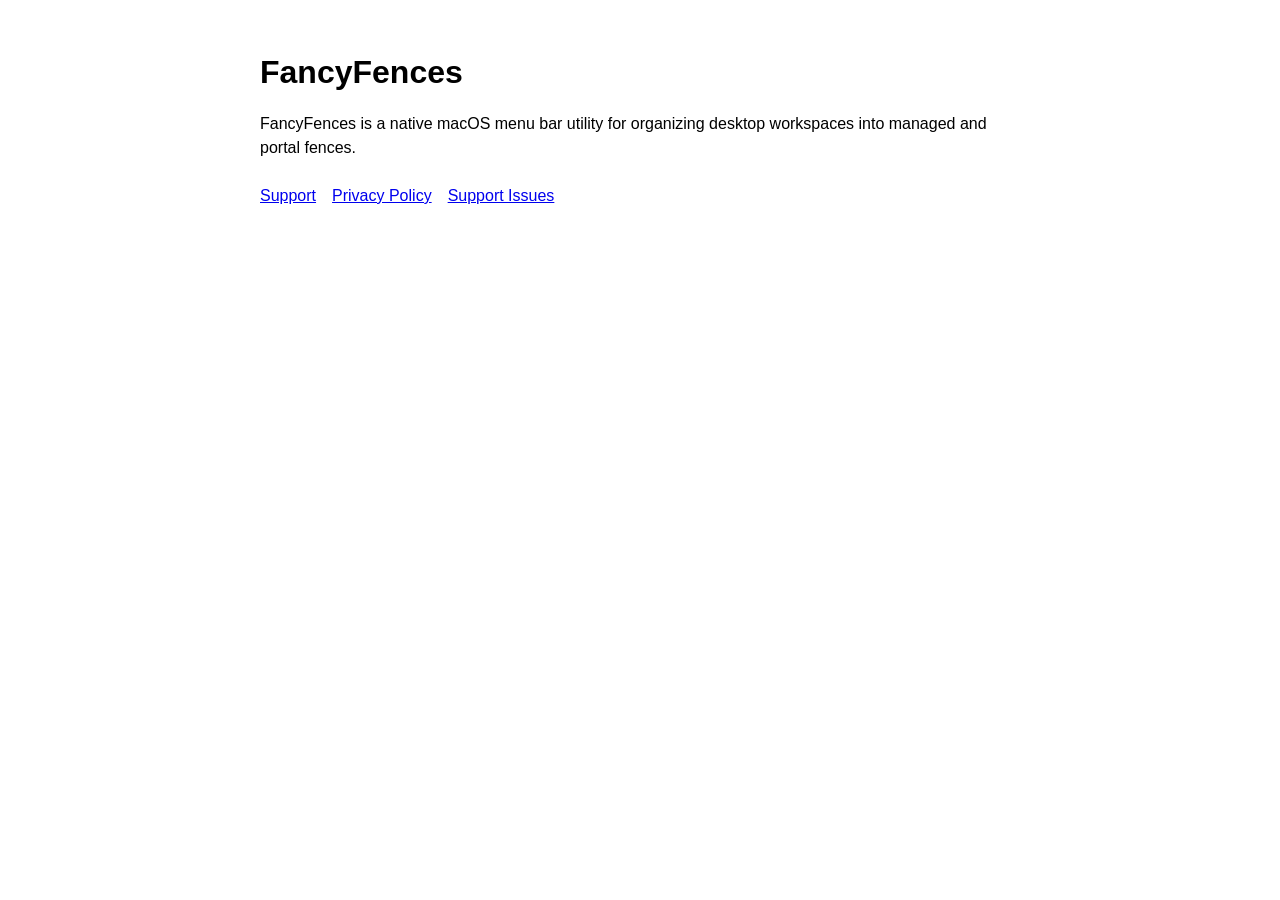
<file: index.html>
<!doctype html>
<html lang="en">
<head>
  <meta charset="utf-8">
  <meta name="viewport" content="width=device-width, initial-scale=1">
  <title>FancyFences</title>
  <link rel="stylesheet" href="styles.css">
</head>
<body>
  <main>
    <h1>FancyFences</h1>
    <p>FancyFences is a native macOS menu bar utility for organizing desktop workspaces into managed and portal fences.</p>
    <nav aria-label="Support links">
      <a href="support/">Support</a>
      <a href="privacy/">Privacy Policy</a>
      <a href="https://github.com/VaidLabs/DeskOrg-Docs/issues">Support Issues</a>
    </nav>
  </main>
</body>
</html>
</file>
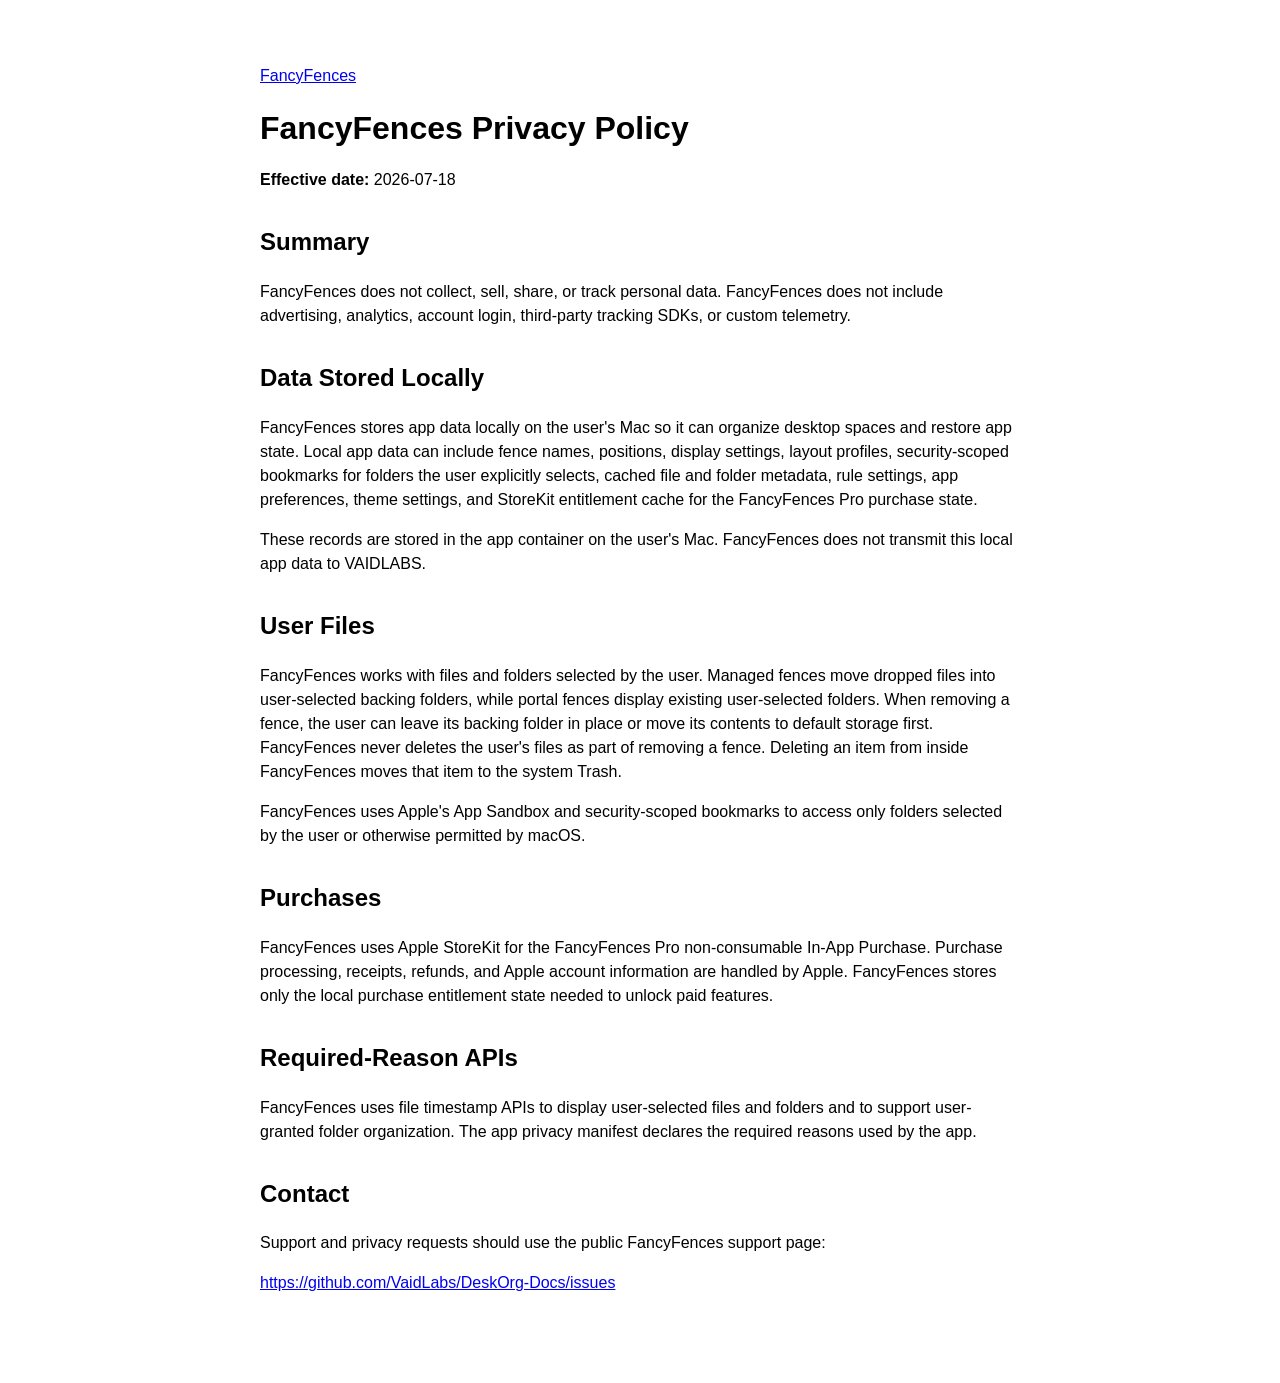
<file: privacy/index.html>
<!doctype html>
<html lang="en">
<head>
  <meta charset="utf-8">
  <meta name="viewport" content="width=device-width, initial-scale=1">
  <title>FancyFences Privacy Policy</title>
  <link rel="stylesheet" href="../styles.css">
</head>
<body>
  <main>
    <p><a href="../">FancyFences</a></p>
    <h1>FancyFences Privacy Policy</h1>
    <p><strong>Effective date:</strong> 2026-07-18</p>

    <h2>Summary</h2>
    <p>FancyFences does not collect, sell, share, or track personal data. FancyFences does not include advertising, analytics, account login, third-party tracking SDKs, or custom telemetry.</p>

    <h2>Data Stored Locally</h2>
    <p>FancyFences stores app data locally on the user's Mac so it can organize desktop spaces and restore app state. Local app data can include fence names, positions, display settings, layout profiles, security-scoped bookmarks for folders the user explicitly selects, cached file and folder metadata, rule settings, app preferences, theme settings, and StoreKit entitlement cache for the FancyFences Pro purchase state.</p>
    <p>These records are stored in the app container on the user's Mac. FancyFences does not transmit this local app data to VAIDLABS.</p>

    <h2>User Files</h2>
    <p>FancyFences works with files and folders selected by the user. Managed fences move dropped files into user-selected backing folders, while portal fences display existing user-selected folders. When removing a fence, the user can leave its backing folder in place or move its contents to default storage first. FancyFences never deletes the user's files as part of removing a fence. Deleting an item from inside FancyFences moves that item to the system Trash.</p>
    <p>FancyFences uses Apple's App Sandbox and security-scoped bookmarks to access only folders selected by the user or otherwise permitted by macOS.</p>

    <h2>Purchases</h2>
    <p>FancyFences uses Apple StoreKit for the FancyFences Pro non-consumable In-App Purchase. Purchase processing, receipts, refunds, and Apple account information are handled by Apple. FancyFences stores only the local purchase entitlement state needed to unlock paid features.</p>

    <h2>Required-Reason APIs</h2>
    <p>FancyFences uses file timestamp APIs to display user-selected files and folders and to support user-granted folder organization. The app privacy manifest declares the required reasons used by the app.</p>

    <h2>Contact</h2>
    <p>Support and privacy requests should use the public FancyFences support page:</p>
    <p><a href="https://github.com/VaidLabs/DeskOrg-Docs/issues">https://github.com/VaidLabs/DeskOrg-Docs/issues</a></p>
  </main>
</body>
</html>
</file>
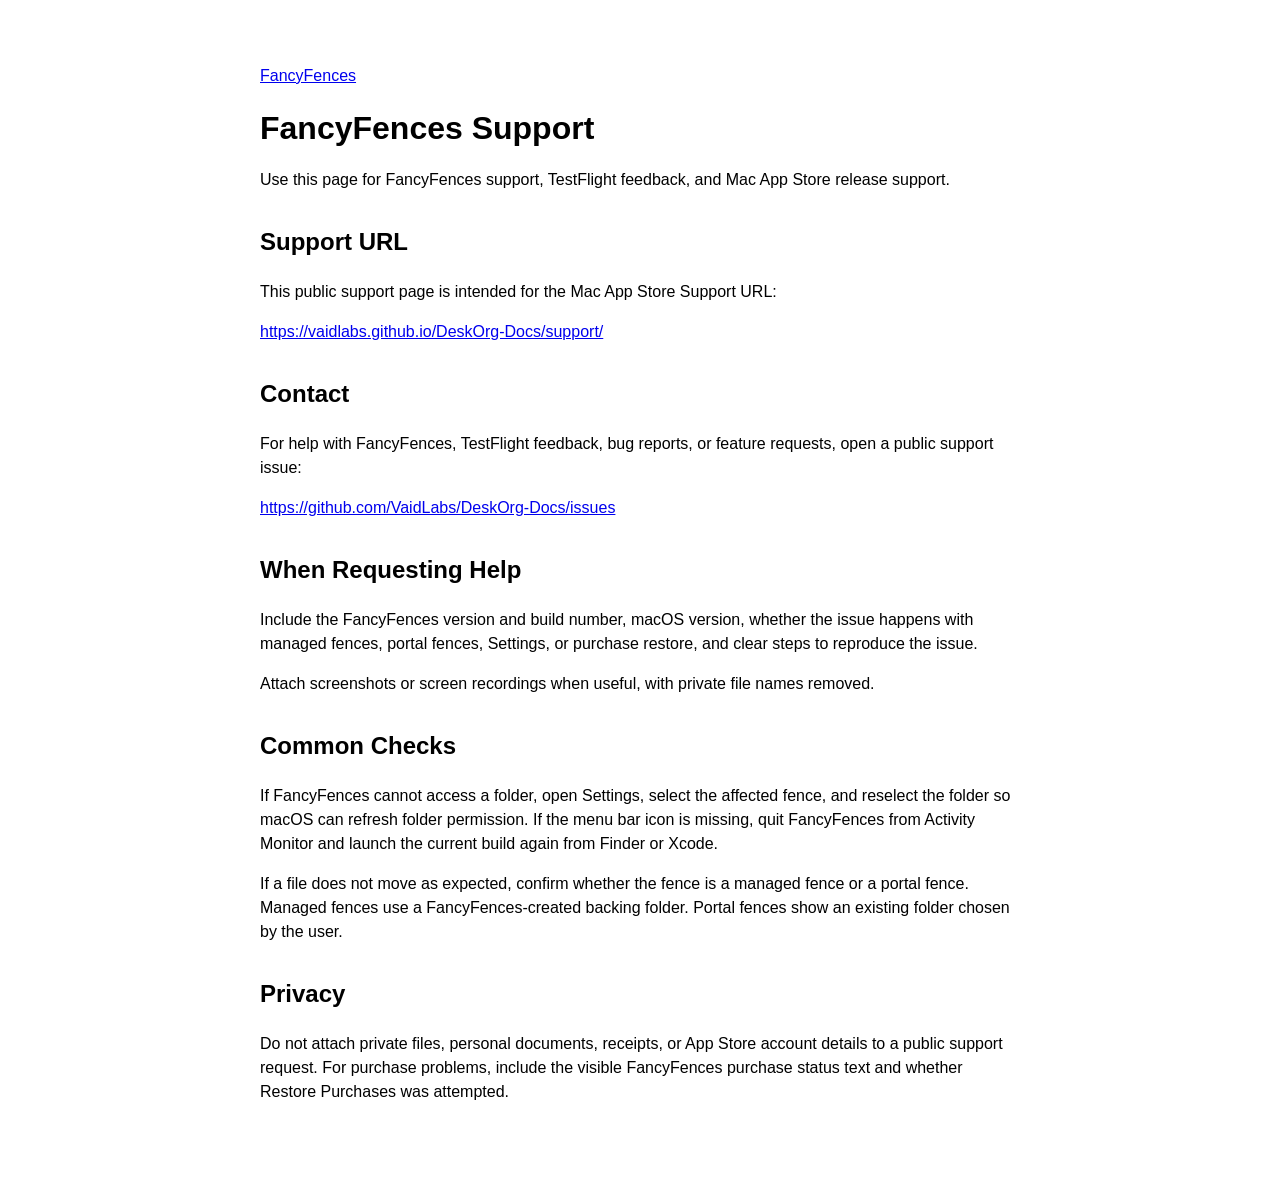
<file: support/index.html>
<!doctype html>
<html lang="en">
<head>
  <meta charset="utf-8">
  <meta name="viewport" content="width=device-width, initial-scale=1">
  <title>FancyFences Support</title>
  <link rel="stylesheet" href="../styles.css">
</head>
<body>
  <main>
    <p><a href="../">FancyFences</a></p>
    <h1>FancyFences Support</h1>
    <p>Use this page for FancyFences support, TestFlight feedback, and Mac App Store release support.</p>

    <h2>Support URL</h2>
    <p>This public support page is intended for the Mac App Store Support URL:</p>
    <p><a href="https://vaidlabs.github.io/DeskOrg-Docs/support/">https://vaidlabs.github.io/DeskOrg-Docs/support/</a></p>

    <h2>Contact</h2>
    <p>For help with FancyFences, TestFlight feedback, bug reports, or feature requests, open a public support issue:</p>
    <p><a href="https://github.com/VaidLabs/DeskOrg-Docs/issues">https://github.com/VaidLabs/DeskOrg-Docs/issues</a></p>

    <h2>When Requesting Help</h2>
    <p>Include the FancyFences version and build number, macOS version, whether the issue happens with managed fences, portal fences, Settings, or purchase restore, and clear steps to reproduce the issue.</p>
    <p>Attach screenshots or screen recordings when useful, with private file names removed.</p>

    <h2>Common Checks</h2>
    <p>If FancyFences cannot access a folder, open Settings, select the affected fence, and reselect the folder so macOS can refresh folder permission. If the menu bar icon is missing, quit FancyFences from Activity Monitor and launch the current build again from Finder or Xcode.</p>
    <p>If a file does not move as expected, confirm whether the fence is a managed fence or a portal fence. Managed fences use a FancyFences-created backing folder. Portal fences show an existing folder chosen by the user.</p>

    <h2>Privacy</h2>
    <p>Do not attach private files, personal documents, receipts, or App Store account details to a public support request. For purchase problems, include the visible FancyFences purchase status text and whether Restore Purchases was attempted.</p>
  </main>
</body>
</html>
</file>
<file: styles.css>
:root {
  color-scheme: light dark;
  font-family: -apple-system, BlinkMacSystemFont, "Segoe UI", sans-serif;
  line-height: 1.5;
}

body {
  margin: 0;
  background: Canvas;
  color: CanvasText;
}

main {
  max-width: 760px;
  margin: 0 auto;
  padding: 48px 24px 72px;
}

h1 {
  margin: 0 0 16px;
  font-size: 2rem;
}

h2 {
  margin-top: 32px;
}

a {
  color: LinkText;
}

nav {
  display: flex;
  flex-wrap: wrap;
  gap: 16px;
  margin-top: 24px;
}
</file>
